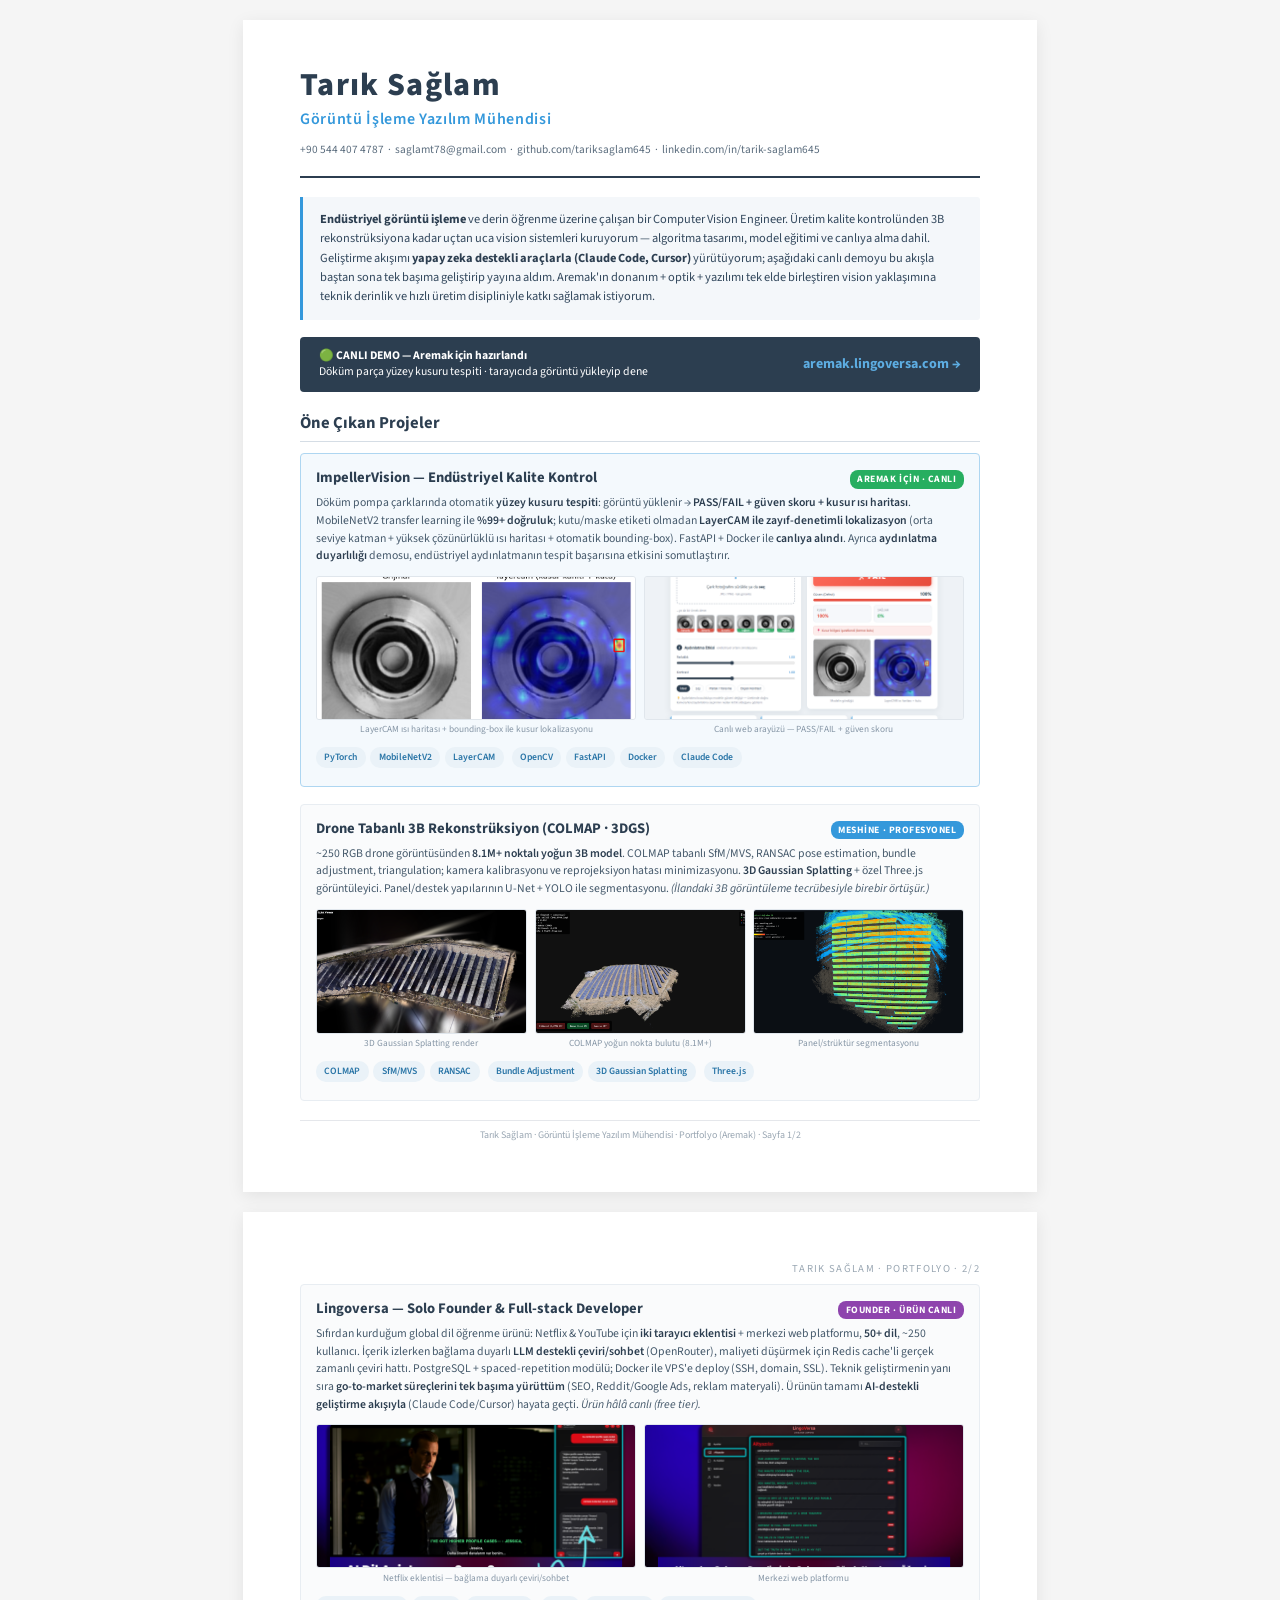
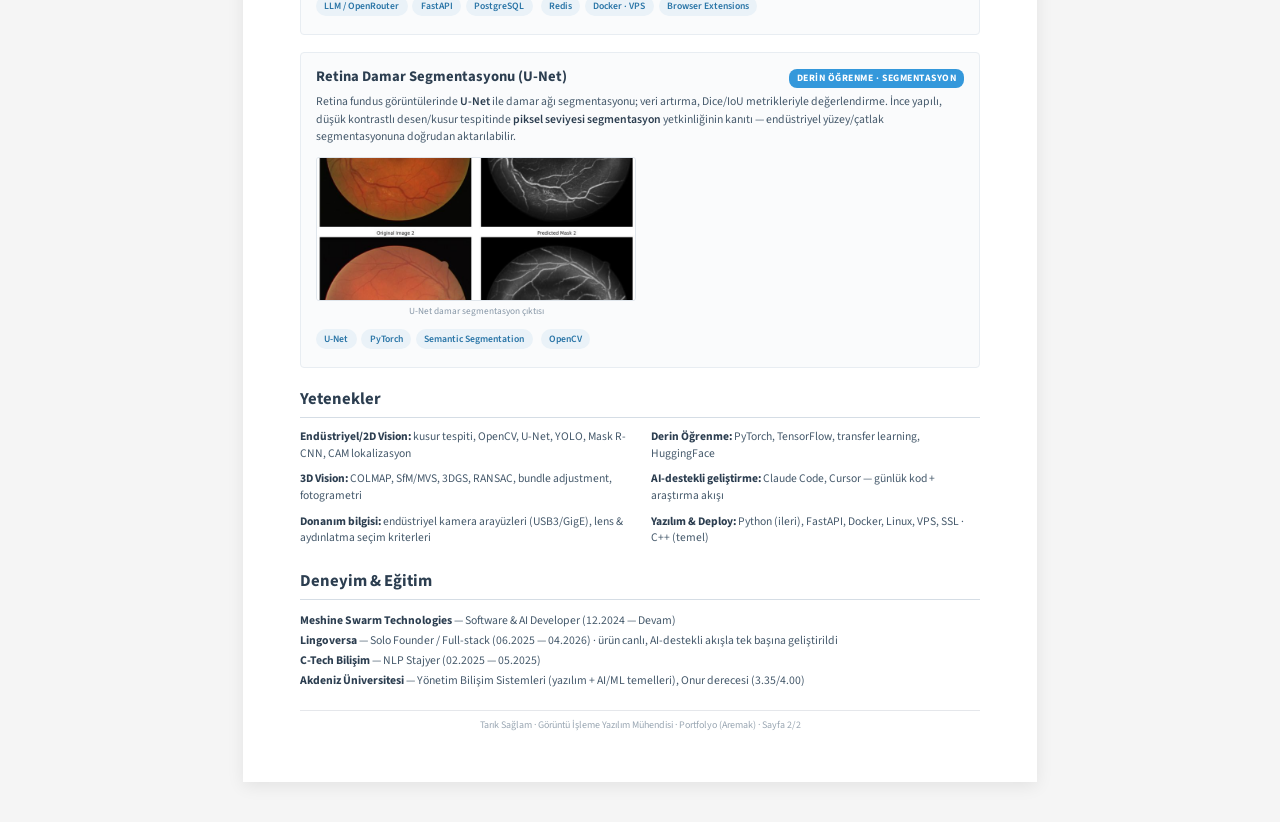
<file: app/static/portfolio/index.html>
<!DOCTYPE html>
<html lang="tr">
<head>
<meta charset="UTF-8">
<title>Tarık Sağlam — Portfolyo (Aremak)</title>
<link rel="preconnect" href="https://fonts.googleapis.com">
<link rel="preconnect" href="https://fonts.gstatic.com" crossorigin>
<link href="https://fonts.googleapis.com/css2?family=Source+Sans+3:wght@400;600;700;800&display=swap" rel="stylesheet">
<style>
  * { margin: 0; padding: 0; box-sizing: border-box; }
  @page { size: A4; margin: 0; }
  html, body {
    font-family: 'Source Sans 3', 'Segoe UI', 'Helvetica Neue', Arial, sans-serif;
    font-size: 10pt; line-height: 1.45; color: #2c3e50; background: #f5f5f5;
    -webkit-font-smoothing: antialiased;
    -webkit-print-color-adjust: exact; print-color-adjust: exact;
  }
  .page {
    width: 210mm; min-height: 297mm; padding: 13mm 15mm; background: white;
    margin: 0 auto; position: relative; page-break-after: always;
  }
  .page:last-child { page-break-after: auto; }
  @media screen { body { padding: 20px 0; } .page { box-shadow: 0 4px 16px rgba(0,0,0,0.08); margin-bottom: 20px; } }

  .header { border-bottom: 2.5px solid #2c3e50; padding-bottom: 4.5mm; margin-bottom: 5mm; }
  .name { font-size: 24pt; font-weight: 800; letter-spacing: 1pt; color: #2c3e50; line-height: 1.05; }
  .role { font-size: 12pt; font-weight: 600; color: #3498db; margin-top: 1.5mm; letter-spacing: 0.5pt; }
  .contact { font-size: 8.5pt; color: #5a6c7d; margin-top: 2.5mm; line-height: 1.6; }
  .contact a { color: #5a6c7d; text-decoration: none; }

  .intro {
    font-size: 9.3pt; line-height: 1.55; color: #34495e;
    background: #f4f7fa; border-left: 3px solid #3498db;
    padding: 3.5mm 4.5mm; margin-bottom: 4.5mm; border-radius: 0 3px 3px 0;
  }
  .intro strong { color: #2c3e50; }

  .demo-banner {
    display: flex; justify-content: space-between; align-items: center;
    background: #2c3e50; color: #fff; padding: 3mm 5mm;
    border-radius: 4px; margin-bottom: 5mm;
  }
  .demo-banner .dl { font-size: 8.8pt; line-height: 1.4; }
  .demo-banner .dl strong { color: #fff; font-weight: 700; }
  .demo-banner .du { font-size: 10.5pt; font-weight: 700; white-space: nowrap; }
  .demo-banner a { color: #5dade2; text-decoration: none; }

  .section-title {
    font-size: 12.5pt; font-weight: 700; color: #2c3e50;
    margin: 5mm 0 3mm 0; padding-bottom: 1.5mm; border-bottom: 1.5px solid #d5dde5;
  }
  .page-tag { font-size: 8pt; color: #9aa7b3; letter-spacing: 1pt; text-transform: uppercase;
    text-align: right; margin-bottom: 2mm; }

  .project { margin-bottom: 4.5mm; padding: 3.5mm 4mm; background: #fafbfc;
    border: 1px solid #e8edf2; border-radius: 4px; page-break-inside: avoid; }
  .project.hero { background: #f4f9fd; border: 1.5px solid #aed6f1; }
  .project-head { display: flex; justify-content: space-between; align-items: baseline; margin-bottom: 1.5mm; }
  .project-title { font-size: 11pt; font-weight: 700; color: #2c3e50; }
  .project-tag { font-size: 7.3pt; font-weight: 700; color: #fff; background: #3498db;
    padding: 0.6mm 2mm; border-radius: 8px; text-transform: uppercase; letter-spacing: 0.4pt; white-space: nowrap; }
  .project-tag.live { background: #27ae60; }
  .project-tag.founder { background: #8e44ad; }
  .project-desc { font-size: 8.8pt; line-height: 1.5; color: #45596b; }
  .project-desc strong { color: #2c3e50; font-weight: 600; }

  .gallery { display: grid; grid-template-columns: 1fr 1fr; gap: 2mm; margin-top: 3mm; }
  .gallery.three { grid-template-columns: 1fr 1fr 1fr; }
  .gallery figure { margin: 0; }
  .gallery img { width: 100%; height: 38mm; object-fit: cover; background: #eef2f6;
    border: 1px solid #e0e6ec; border-radius: 3px; display: block; }
  .gallery.three img { height: 33mm; }
  .gallery figcaption { font-size: 7pt; color: #8696a6; margin-top: 1mm; text-align: center; }

  .tech-tags { margin-top: 2.5mm; }
  .tech-tag { display: inline-block; font-size: 7.3pt; font-weight: 600;
    background: #eaf2f8; color: #2874a6; padding: 0.8mm 2.2mm; border-radius: 10px; margin: 0 1.3mm 1.3mm 0; }

  .skills-grid { display: grid; grid-template-columns: 1fr 1fr; gap: 1.5mm 6mm; }
  .skill-row { font-size: 8.7pt; color: #45596b; margin-bottom: 0.8mm; }
  .skill-row strong { color: #2c3e50; }

  .exp-block { font-size: 8.8pt; line-height: 1.7; color: #45596b; }
  .exp-block strong { color: #2c3e50; }
  .footer-note { font-size: 7.5pt; color: #9aa7b3; text-align: center;
    margin-top: 5mm; padding-top: 2mm; border-top: 1px solid #e5e7eb; }
</style>
</head>
<body>

<!-- ================= SAYFA 1 ================= -->
<div class="page">

  <header class="header">
    <div class="name">Tarık Sağlam</div>
    <div class="role">Görüntü İşleme Yazılım Mühendisi</div>
    <div class="contact">
      +90 544 407 4787 &nbsp;·&nbsp; saglamt78@gmail.com &nbsp;·&nbsp;
      <a href="https://github.com/tariksaglam645">github.com/tariksaglam645</a> &nbsp;·&nbsp;
      <a href="https://linkedin.com/in/tarik-saglam645">linkedin.com/in/tarik-saglam645</a>
    </div>
  </header>

  <div class="intro">
    <strong>Endüstriyel görüntü işleme</strong> ve derin öğrenme üzerine çalışan bir Computer Vision Engineer.
    Üretim kalite kontrolünden 3B rekonstrüksiyona kadar uçtan uca vision sistemleri kuruyorum — algoritma
    tasarımı, model eğitimi ve canlıya alma dahil. Geliştirme akışımı <strong>yapay zeka destekli araçlarla
    (Claude Code, Cursor)</strong> yürütüyorum; aşağıdaki canlı demoyu bu akışla baştan sona tek başıma
    geliştirip yayına aldım. Aremak'ın donanım + optik + yazılımı tek elde birleştiren vision yaklaşımına
    teknik derinlik ve hızlı üretim disipliniyle katkı sağlamak istiyorum.
  </div>

  <div class="demo-banner">
    <div class="dl"><strong>🟢 CANLI DEMO — Aremak için hazırlandı</strong><br>
      Döküm parça yüzey kusuru tespiti · tarayıcıda görüntü yükleyip dene</div>
    <div class="du"><a href="https://aremak.lingoversa.com/">aremak.lingoversa.com →</a></div>
  </div>

  <div class="section-title">Öne Çıkan Projeler</div>

  <!-- ImpellerVision -->
  <div class="project hero">
    <div class="project-head">
      <div class="project-title">ImpellerVision — Endüstriyel Kalite Kontrol</div>
      <div class="project-tag live">Aremak için · Canlı</div>
    </div>
    <div class="project-desc">
      Döküm pompa çarklarında otomatik <strong>yüzey kusuru tespiti</strong>: görüntü yüklenir →
      <strong>PASS/FAIL + güven skoru + kusur ısı haritası</strong>. MobileNetV2 transfer learning ile
      <strong>%99+ doğruluk</strong>; kutu/maske etiketi olmadan <strong>LayerCAM ile zayıf-denetimli
      lokalizasyon</strong> (orta seviye katman + yüksek çözünürlüklü ısı haritası + otomatik bounding-box).
      FastAPI + Docker ile <strong>canlıya alındı</strong>. Ayrıca <strong>aydınlatma duyarlılığı</strong>
      demosu, endüstriyel aydınlatmanın tespit başarısına etkisini somutlaştırır.
    </div>
    <div class="gallery">
      <figure><img src="portfolio-impeller-1.png" alt="LayerCAM kusur lokalizasyonu">
        <figcaption>LayerCAM ısı haritası + bounding-box ile kusur lokalizasyonu</figcaption></figure>
      <figure><img src="portfolio-impeller-2.png" alt="Canlı web arayüzü">
        <figcaption>Canlı web arayüzü — PASS/FAIL + güven skoru</figcaption></figure>
    </div>
    <div class="tech-tags">
      <span class="tech-tag">PyTorch</span><span class="tech-tag">MobileNetV2</span><span class="tech-tag">LayerCAM</span>
      <span class="tech-tag">OpenCV</span><span class="tech-tag">FastAPI</span><span class="tech-tag">Docker</span>
      <span class="tech-tag">Claude Code</span>
    </div>
  </div>

  <!-- Meshine 3D -->
  <div class="project">
    <div class="project-head">
      <div class="project-title">Drone Tabanlı 3B Rekonstrüksiyon (COLMAP · 3DGS)</div>
      <div class="project-tag">Meshine · Profesyonel</div>
    </div>
    <div class="project-desc">
      ~250 RGB drone görüntüsünden <strong>8.1M+ noktalı yoğun 3B model</strong>. COLMAP tabanlı SfM/MVS,
      RANSAC pose estimation, bundle adjustment, triangulation; kamera kalibrasyonu ve reprojeksiyon hatası
      minimizasyonu. <strong>3D Gaussian Splatting</strong> + özel Three.js görüntüleyici. Panel/destek
      yapılarının U-Net + YOLO ile segmentasyonu. <em>(İlandaki 3B görüntüleme tecrübesiyle birebir örtüşür.)</em>
    </div>
    <div class="gallery three">
      <figure><img src="portfolio-meshine-1.png" alt="3D Gaussian Splatting render">
        <figcaption>3D Gaussian Splatting render</figcaption></figure>
      <figure><img src="portfolio-meshine-3.png" alt="COLMAP yoğun nokta bulutu">
        <figcaption>COLMAP yoğun nokta bulutu (8.1M+)</figcaption></figure>
      <figure><img src="portfolio-meshine-4.png" alt="Panel segmentasyonu">
        <figcaption>Panel/strüktür segmentasyonu</figcaption></figure>
    </div>
    <div class="tech-tags">
      <span class="tech-tag">COLMAP</span><span class="tech-tag">SfM/MVS</span><span class="tech-tag">RANSAC</span>
      <span class="tech-tag">Bundle Adjustment</span><span class="tech-tag">3D Gaussian Splatting</span>
      <span class="tech-tag">Three.js</span>
    </div>
  </div>

  <div class="footer-note">Tarık Sağlam · Görüntü İşleme Yazılım Mühendisi · Portfolyo (Aremak) · Sayfa 1/2</div>
</div>

<!-- ================= SAYFA 2 ================= -->
<div class="page">
  <div class="page-tag">Tarık Sağlam · Portfolyo · 2/2</div>

  <!-- Lingoversa -->
  <div class="project">
    <div class="project-head">
      <div class="project-title">Lingoversa — Solo Founder &amp; Full-stack Developer</div>
      <div class="project-tag founder">Founder · Ürün Canlı</div>
    </div>
    <div class="project-desc">
      Sıfırdan kurduğum global dil öğrenme ürünü: Netflix &amp; YouTube için <strong>iki tarayıcı eklentisi</strong>
      + merkezi web platformu, <strong>50+ dil</strong>, ~250 kullanıcı. İçerik izlerken bağlama duyarlı
      <strong>LLM destekli çeviri/sohbet</strong> (OpenRouter), maliyeti düşürmek için Redis cache'li gerçek
      zamanlı çeviri hattı. PostgreSQL + spaced-repetition modülü; Docker ile VPS'e deploy (SSH, domain, SSL).
      Teknik geliştirmenin yanı sıra <strong>go-to-market süreçlerini tek başıma yürüttüm</strong>
      (SEO, Reddit/Google Ads, reklam materyali). Ürünün tamamı <strong>AI-destekli geliştirme akışıyla</strong>
      (Claude Code/Cursor) hayata geçti. <em>Ürün hâlâ canlı (free tier).</em>
    </div>
    <div class="gallery">
      <figure><img src="portfolio-lingoversa-1.png" alt="Lingoversa Netflix arayüzü">
        <figcaption>Netflix eklentisi — bağlama duyarlı çeviri/sohbet</figcaption></figure>
      <figure><img src="portfolio-lingoversa-2.png" alt="Lingoversa platform">
        <figcaption>Merkezi web platformu</figcaption></figure>
    </div>
    <div class="tech-tags">
      <span class="tech-tag">LLM / OpenRouter</span><span class="tech-tag">FastAPI</span><span class="tech-tag">PostgreSQL</span>
      <span class="tech-tag">Redis</span><span class="tech-tag">Docker · VPS</span><span class="tech-tag">Browser Extensions</span>
    </div>
  </div>

  <!-- U-Net Retina -->
  <div class="project">
    <div class="project-head">
      <div class="project-title">Retina Damar Segmentasyonu (U-Net)</div>
      <div class="project-tag">Derin Öğrenme · Segmentasyon</div>
    </div>
    <div class="project-desc">
      Retina fundus görüntülerinde <strong>U-Net</strong> ile damar ağı segmentasyonu; veri artırma,
      Dice/IoU metrikleriyle değerlendirme. İnce yapılı, düşük kontrastlı desen/kusur tespitinde
      <strong>piksel seviyesi segmentasyon</strong> yetkinliğinin kanıtı — endüstriyel yüzey/çatlak
      segmentasyonuna doğrudan aktarılabilir.
    </div>
    <div class="gallery">
      <figure><img src="portfolio-retina.jpg" alt="Retina U-Net segmentasyon çıktısı">
        <figcaption>U-Net damar segmentasyon çıktısı</figcaption></figure>
    </div>
    <div class="tech-tags">
      <span class="tech-tag">U-Net</span><span class="tech-tag">PyTorch</span><span class="tech-tag">Semantic Segmentation</span>
      <span class="tech-tag">OpenCV</span>
    </div>
  </div>

  <div class="section-title">Yetenekler</div>
  <div class="skills-grid">
    <div class="skill-row"><strong>Endüstriyel/2D Vision:</strong> kusur tespiti, OpenCV, U-Net, YOLO, Mask R-CNN, CAM lokalizasyon</div>
    <div class="skill-row"><strong>Derin Öğrenme:</strong> PyTorch, TensorFlow, transfer learning, HuggingFace</div>
    <div class="skill-row"><strong>3D Vision:</strong> COLMAP, SfM/MVS, 3DGS, RANSAC, bundle adjustment, fotogrametri</div>
    <div class="skill-row"><strong>AI-destekli geliştirme:</strong> Claude Code, Cursor — günlük kod + araştırma akışı</div>
    <div class="skill-row"><strong>Donanım bilgisi:</strong> endüstriyel kamera arayüzleri (USB3/GigE), lens &amp; aydınlatma seçim kriterleri</div>
    <div class="skill-row"><strong>Yazılım &amp; Deploy:</strong> Python (ileri), FastAPI, Docker, Linux, VPS, SSL · C++ (temel)</div>
  </div>

  <div class="section-title">Deneyim &amp; Eğitim</div>
  <div class="exp-block">
    <strong>Meshine Swarm Technologies</strong> — Software &amp; AI Developer (12.2024 — Devam)<br>
    <strong>Lingoversa</strong> — Solo Founder / Full-stack (06.2025 — 04.2026) · ürün canlı, AI-destekli akışla tek başına geliştirildi<br>
    <strong>C-Tech Bilişim</strong> — NLP Stajyer (02.2025 — 05.2025)<br>
    <strong>Akdeniz Üniversitesi</strong> — Yönetim Bilişim Sistemleri (yazılım + AI/ML temelleri), Onur derecesi (3.35/4.00)
  </div>

  <div class="footer-note">Tarık Sağlam · Görüntü İşleme Yazılım Mühendisi · Portfolyo (Aremak) · Sayfa 2/2</div>
</div>

</body>
</html>
</file>
